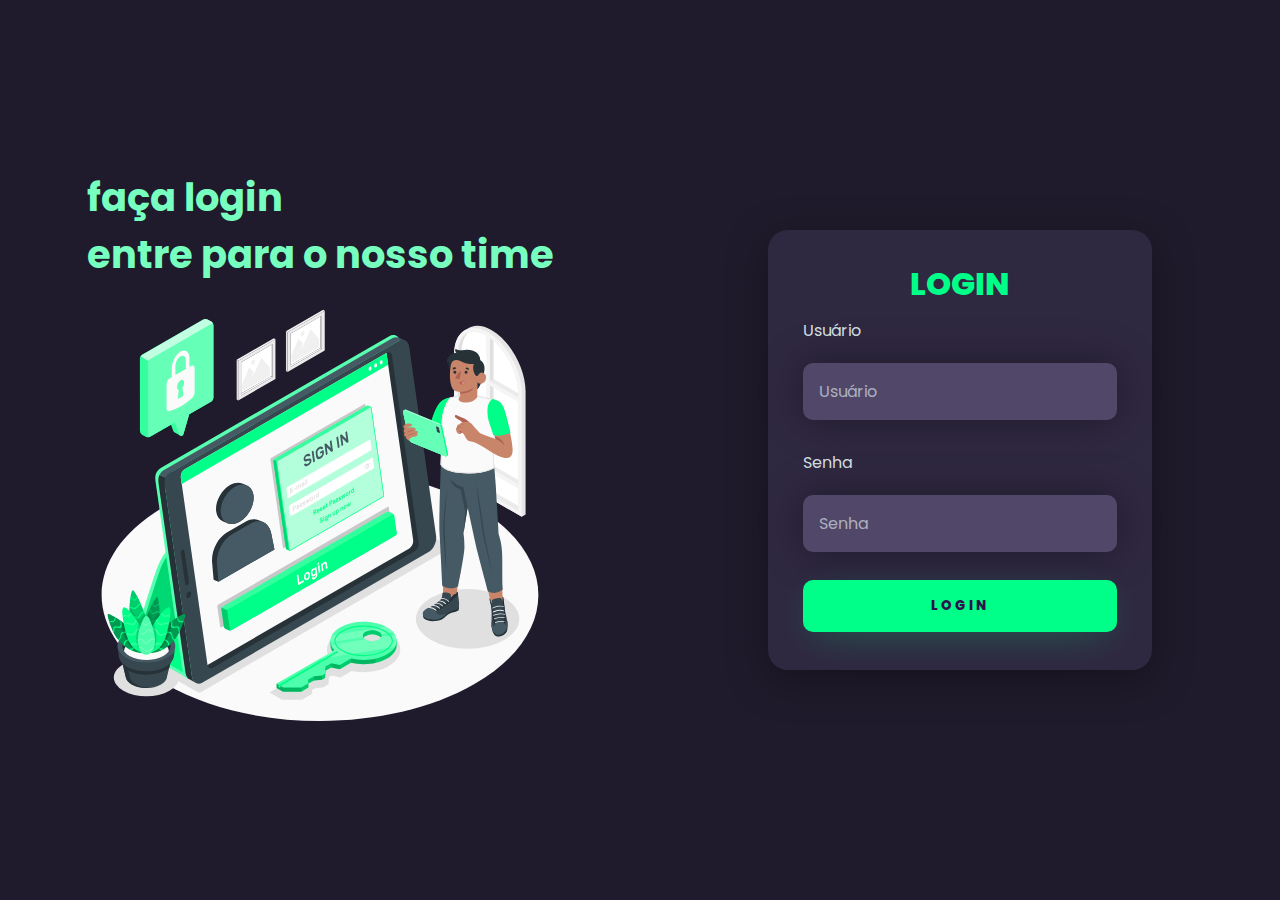
<file: index.html>
<!DOCTYPE html>
<html lang="pt-br">
<head>
    <meta charset="UTF-8">
    <meta name="viewport" content="width=device-width, initial-scale=1.0">
    <title>Login</title>
    <link rel="stylesheet" href="css/login.css">
</head>
<body>
    <div class="login">

       

        <div class="login-left">
            <h1>faça login <br />entre para o nosso time</h1>
            <img src="img/login.svg" alt="imagem animada tela de login" class="img-login-left">
        </div>
<!-- fim da dive login-left -->




        <div class="login-right">
            
            <div class="login-card">
                <h1>login</h1>
                <div class="textfield">

                    <label for="user">Usuário</label>
                    <input type="text" name="user" id="user" placeholder="Usuário">
                </div>

                
                <div class="textfield">

                    <label for="password">Senha</label>
                    <input type="password" name="password" id="password" placeholder="Senha">
                </div>

                <button type="submit" class="btn-login">login</button>


            </div>
        </div>



        
    </div>
</body>
</html>
</file>
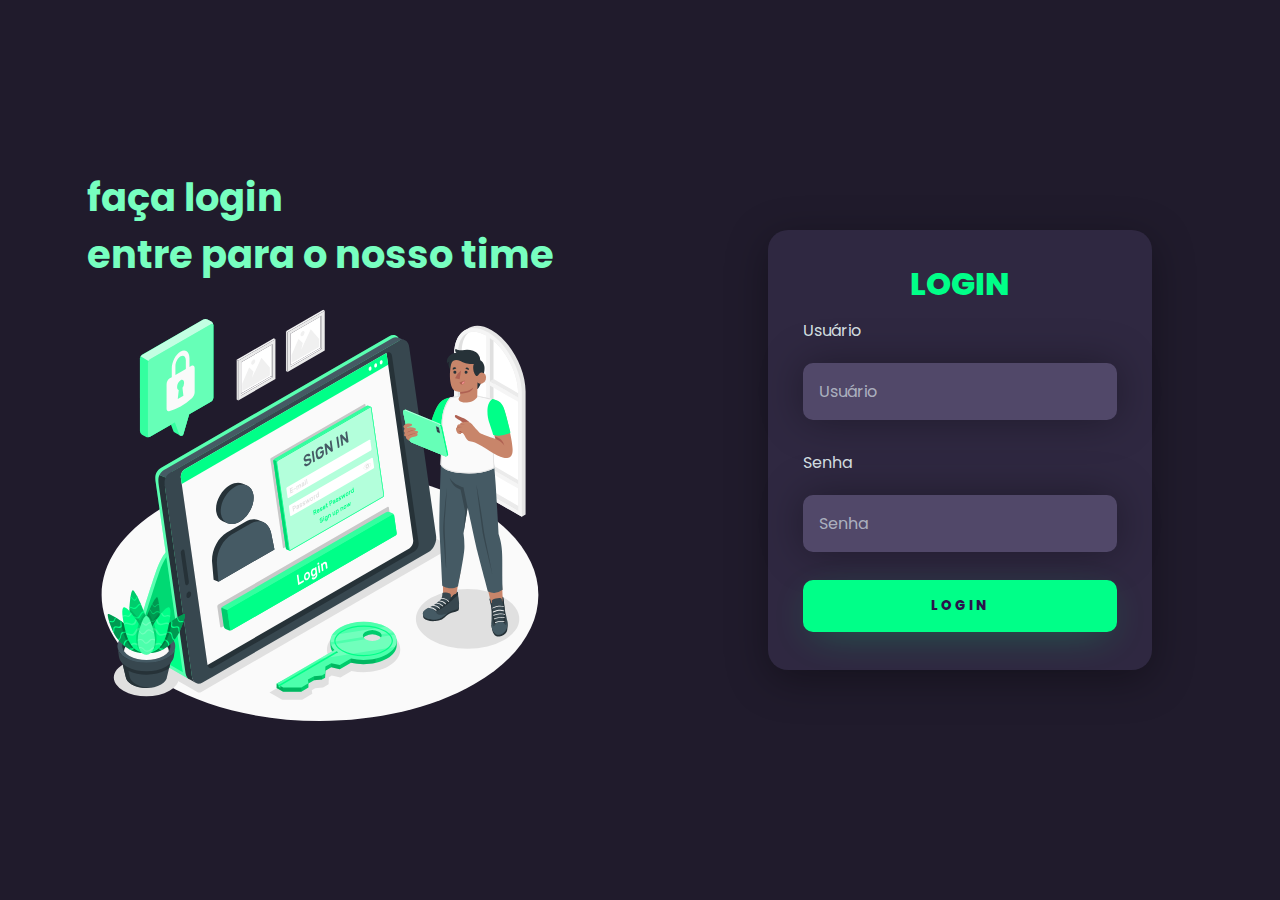
<file: login.html>
<!DOCTYPE html>
<html lang="pt-br">
<head>
    <meta charset="UTF-8">
    <meta name="viewport" content="width=device-width, initial-scale=1.0">
    <title>Login</title>
    <link rel="stylesheet" href="css/login.css">
</head>
<body>
    <div class="login">

       

        <div class="login-left">
            <h1>faça login <br />entre para o nosso time</h1>
            <img src="img/login.svg" alt="imagem animada tela de login" class="img-login-left">
        </div>
<!-- fim da dive login-left -->




        <div class="login-right">
            
            <div class="login-card">
                <h1>login</h1>
                <div class="textfield">

                    <label for="user">Usuário</label>
                    <input type="text" name="user" id="user" placeholder="Usuário">
                </div>

                
                <div class="textfield">

                    <label for="password">Senha</label>
                    <input type="password" name="password" id="password" placeholder="Senha">
                </div>

                <button type="submit" class="btn-login">login</button>


            </div>
        </div>



        
    </div>
</body>
</html>
</file>
<file: css/login.css>
@import url('https://fonts.googleapis.com/css2?family=Poppins:wght@400;700&display=swap');
*{
        box-sizing: border-box;
        font-family: "Poppins",sans-serif;
        margin: 0;
        padding: 0;
  }
:root{
    --cor-btn:#00ff88;
    --cor-fundo:#201b2c;
    --cor-h1-direito:#00ff88;
    --cor-h1-esquerdo:#77ffc0;
    --cor-input:#514869;
    --cor-sombra:#00000056;
}
.login{
          align-items: center;
          background-color:var(--cor-fundo);
          display: flex;
          height: 100vh;
          justify-content: center;
          width: 100vw;
    }
.login-left{
        align-items: center;
        display: flex;
        height: 100vh;
        justify-content: center;
        width: 50vw;
        flex-direction: column;
  }
.login-left > h1{
    color:var(--cor-h1-esquerdo);
    font-size: 3vw;
    
}

.img-login-left{
    width: 35vw;
}


.login-right{
        align-items: center;
        display: flex;
        height: 100vh;
        justify-content: center;
        width: 50vw;
  }
.login-card{
        align-items: center;
        background-color: #2f2841;
        border-radius: 20px;
        box-shadow: 0px 10px 40px var(--cor-sombra);
        display: flex;
        flex-direction: column;
        justify-self: center;
        padding: 30px 35px;
        width: 60%;
  }
.login-card > h1{
        color:var(--cor-h1-direito);
        font-weight: 800;
        margin: 0;
        text-transform: uppercase;
  }
.textfield{
        align-items: flex-start;
        display: flex;
        flex-direction: column;
        justify-content: center;
        margin: 10px 0px;
        width: 100%;
  }
.textfield > input{
          background-color: var(--cor-input);
          border: none;
          border-radius: 10px;
          box-shadow: 0px 0px 40px var(--cor-sombra);
          color: #f0ffffde;
          font-size: 12pt;
          margin: 10px 0px;
          outline: none;
          padding: 16px;
          width: 100%;
    }
.textfield > label{
        color: #f0ffffde;
        margin-bottom: 10px;
  }
  .textfield > input::placeholder{
    color: #f0ffff94;
  }
.btn-login{
        background-color: var(--cor-btn);
        border: none;
        color: #2b134b;
        cursor: pointer;
        font-weight: 800;
        letter-spacing: 3px;
        margin: 8px 0px;
        outline: none;
        padding: 16px 0px;
        text-transform: uppercase;
        width: 100%;
        box-shadow: 0px 10px 40px -12px #00ff8052;
        border-radius: 10px;
  }

@media only screen and (max-width: 950px) {
.login-card{
    width: 80%;
}

}

@media only screen and (max-width:600px) {
    .login{
        display: flex;
        flex-direction: column;
        height: 100vh;
    }
    .login-left > h1{
        display: none;
    }

    .login-left{
        width: 100%;
        height: auto;
        
    }

    .login-right{

        width: 100%;
        height: auto;
        margin: 10px 0px;

    }
}
</file>
